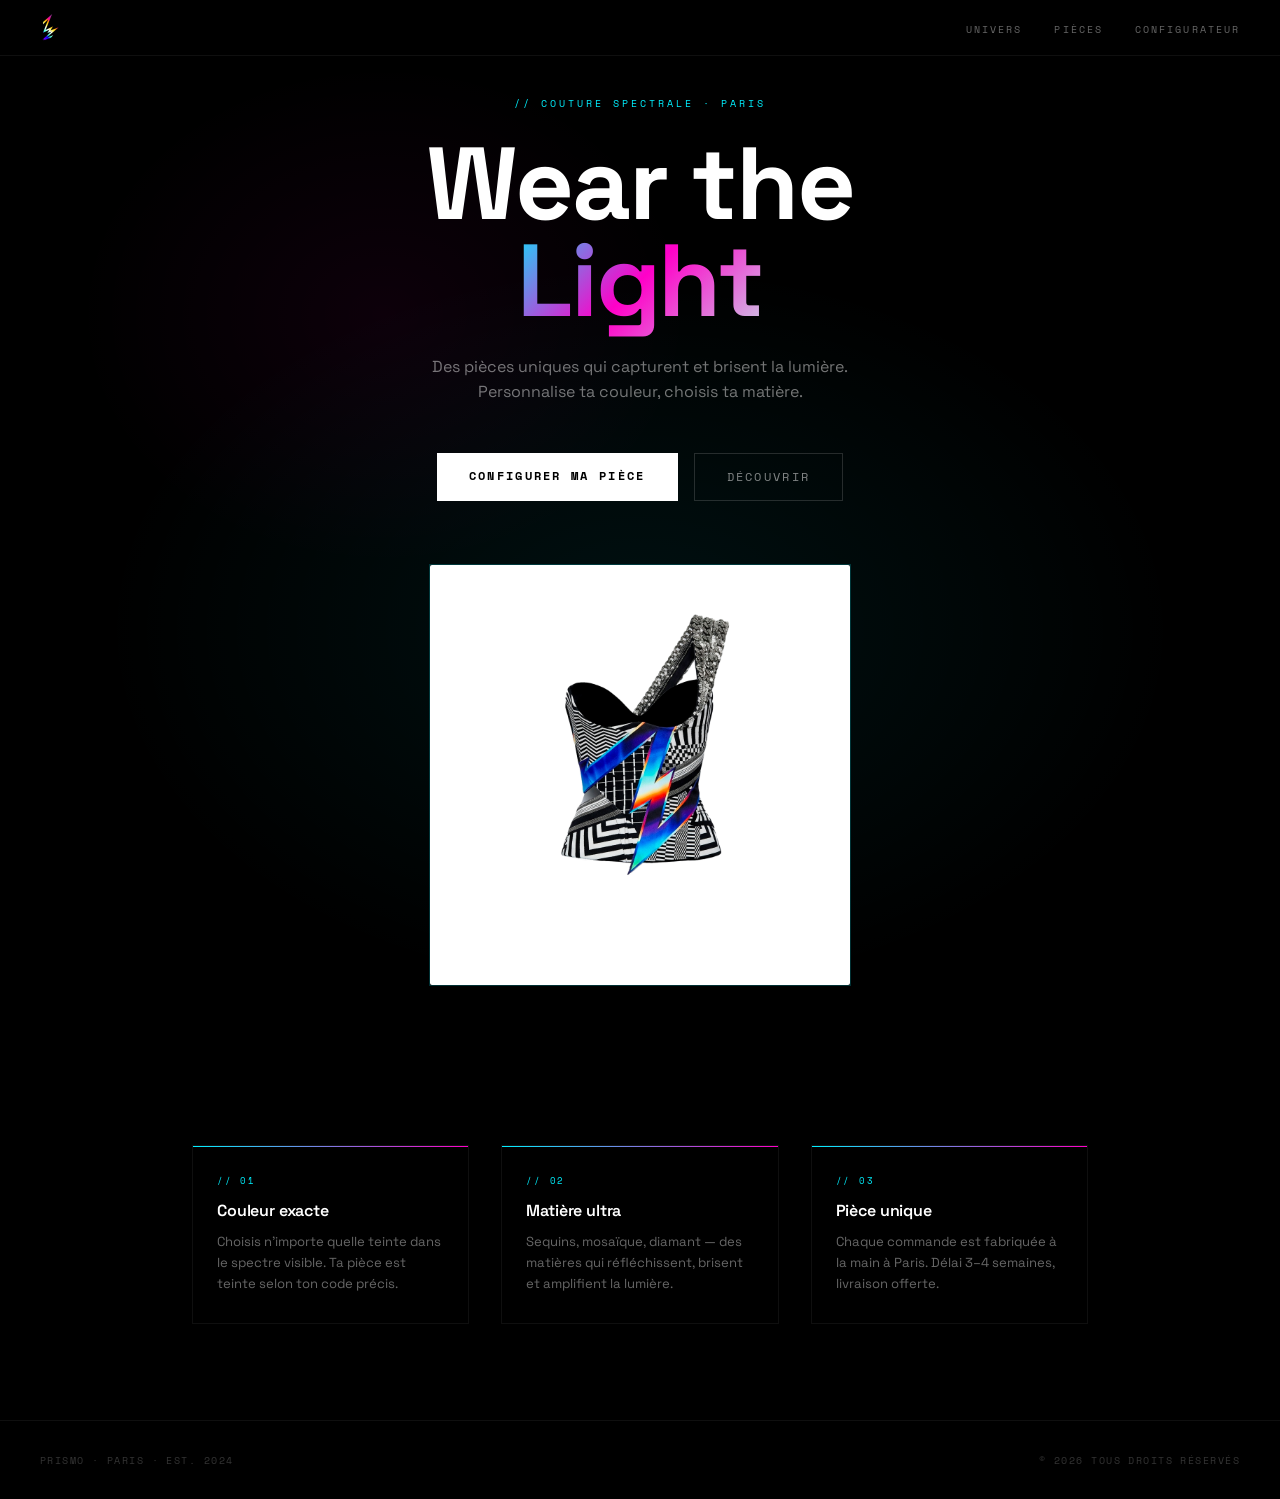
<file: accueil.html>
<!DOCTYPE html>
<html lang="fr">
<head>
  <meta charset="UTF-8">
  <meta name="viewport" content="width=device-width, initial-scale=1.0">
  <title>PRISMO — Couture Ultra Chrome</title>
  <link rel="preconnect" href="https://fonts.googleapis.com">
  <link href="https://fonts.googleapis.com/css2?family=Space+Grotesk:wght@300;400;500;700&family=Space+Mono:wght@400;700&display=swap" rel="stylesheet">
  <style>
    *, *::before, *::after { box-sizing: border-box; margin: 0; padding: 0; }

    :root {
      --black:   #000000;
      --white:   #ffffff;
      --cyan:    #00f0ff;
      --magenta: #ff00c8;
      --chrome:  #c8d8e8;
      --mono:    'Space Mono', monospace;
      --sans:    'Space Grotesk', sans-serif;
    }

    html { scroll-behavior: smooth; }

    body {
      font-family: var(--sans);
      background: var(--black);
      color: var(--white);
      min-height: 100vh;
      overflow-x: hidden;
      cursor: crosshair;
      -webkit-font-smoothing: antialiased;
    }

    /* ── NAV ── */
    nav {
      position: fixed;
      top: 0; left: 0; right: 0;
      z-index: 100;
      display: flex;
      align-items: center;
      justify-content: space-between;
      padding: 0 2.5rem;
      height: 56px;
      border-bottom: 1px solid rgba(255,255,255,0.06);
      background: rgba(0,0,0,0.7);
      backdrop-filter: blur(12px);
    }

    .nav-logo { display: flex; align-items: center; text-decoration: none; }
    .nav-logo img { height: 28px; width: auto; display: block; }

    .nav-links {
      display: flex;
      gap: 2rem;
      list-style: none;
    }

    .nav-links a {
      font-family: var(--mono);
      font-size: 0.65rem;
      letter-spacing: 0.2em;
      color: rgba(255,255,255,0.4);
      text-decoration: none;
      transition: color 0.2s;
    }

    .nav-links a:hover { color: var(--cyan); }

    /* ── HERO ── */
    .hero {
      min-height: 100vh;
      display: flex;
      flex-direction: column;
      align-items: center;
      justify-content: center;
      text-align: center;
      padding: 6rem 2rem 4rem;
      position: relative;
      overflow: hidden;
    }

    .hero-bg {
      position: absolute;
      inset: 0;
      background:
        radial-gradient(ellipse 60% 50% at 50% 60%, rgba(0,240,255,0.07) 0%, transparent 70%),
        radial-gradient(ellipse 40% 40% at 30% 30%, rgba(255,0,200,0.05) 0%, transparent 60%);
    }

    .hero-tag {
      font-family: var(--mono);
      font-size: 0.62rem;
      letter-spacing: 0.3em;
      color: var(--cyan);
      margin-bottom: 1.5rem;
      opacity: 0;
      animation: fadeUp 0.8s 0.2s forwards;
    }

    .hero-title {
      font-size: clamp(3rem, 8vw, 7rem);
      font-weight: 700;
      line-height: 0.95;
      letter-spacing: -0.02em;
      margin-bottom: 1.5rem;
      opacity: 0;
      animation: fadeUp 0.8s 0.4s forwards;
    }

    .hero-title .chrome {
      background: linear-gradient(135deg, var(--cyan), var(--magenta), var(--chrome));
      -webkit-background-clip: text;
      -webkit-text-fill-color: transparent;
      background-clip: text;
    }

    .hero-sub {
      font-size: 1rem;
      color: rgba(255,255,255,0.45);
      max-width: 480px;
      line-height: 1.6;
      margin-bottom: 3rem;
      opacity: 0;
      animation: fadeUp 0.8s 0.6s forwards;
    }

    .hero-cta {
      display: flex;
      gap: 1rem;
      justify-content: center;
      flex-wrap: wrap;
      opacity: 0;
      animation: fadeUp 0.8s 0.8s forwards;
    }

    .btn-main {
      padding: 0.9rem 2rem;
      background: var(--white);
      color: var(--black);
      font-family: var(--mono);
      font-size: 0.72rem;
      font-weight: 700;
      letter-spacing: 0.2em;
      text-decoration: none;
      border: none;
      cursor: pointer;
      transition: background 0.2s, color 0.2s;
    }

    .btn-main:hover {
      background: var(--cyan);
    }

    .btn-outline {
      padding: 0.9rem 2rem;
      background: transparent;
      color: rgba(255,255,255,0.5);
      font-family: var(--mono);
      font-size: 0.72rem;
      letter-spacing: 0.2em;
      text-decoration: none;
      border: 1px solid rgba(255,255,255,0.15);
      transition: border-color 0.2s, color 0.2s;
    }

    .btn-outline:hover {
      border-color: var(--cyan);
      color: var(--cyan);
    }

    .hero-image {
      margin-top: 4rem;
      width: min(420px, 80vw);
      opacity: 0;
      animation: fadeUp 1s 1s forwards;
      position: relative;
    }

    .hero-image img {
      width: 100%;
      border-radius: 2px;
      display: block;
    }

    .hero-image::before {
      content: '';
      position: absolute;
      inset: -1px;
      border: 1px solid rgba(0,240,255,0.2);
      pointer-events: none;
    }

    /* ── FEATURES ── */
    .features {
      padding: 6rem 2rem;
      max-width: 960px;
      margin: 0 auto;
      display: grid;
      grid-template-columns: repeat(3, 1fr);
      gap: 2rem;
    }

    .feature {
      border: 1px solid rgba(255,255,255,0.06);
      padding: 1.8rem 1.5rem;
      position: relative;
      overflow: hidden;
    }

    .feature::before {
      content: '';
      position: absolute;
      top: 0; left: 0; right: 0;
      height: 1px;
      background: linear-gradient(90deg, var(--cyan), var(--magenta));
    }

    .feature-id {
      font-family: var(--mono);
      font-size: 0.55rem;
      letter-spacing: 0.2em;
      color: var(--cyan);
      margin-bottom: 0.8rem;
    }

    .feature-title {
      font-size: 1rem;
      font-weight: 600;
      margin-bottom: 0.6rem;
      letter-spacing: -0.01em;
    }

    .feature-desc {
      font-size: 0.82rem;
      color: rgba(255,255,255,0.4);
      line-height: 1.6;
    }

    /* ── FOOTER ── */
    footer {
      border-top: 1px solid rgba(255,255,255,0.06);
      padding: 2rem 2.5rem;
      display: flex;
      justify-content: space-between;
      align-items: center;
    }

    footer span {
      font-family: var(--mono);
      font-size: 0.6rem;
      letter-spacing: 0.15em;
      color: rgba(255,255,255,0.2);
    }

    /* ── ANIMATIONS ── */
    @keyframes fadeUp {
      from { opacity: 0; transform: translateY(20px); }
      to   { opacity: 1; transform: translateY(0); }
    }

    @media (max-width: 640px) {
      .features { grid-template-columns: 1fr; }
      nav .nav-links { display: none; }
    }
  </style>
</head>
<body>

  <nav>
    <a href="accueil.html" class="nav-logo">
      <img src="logo.svg" alt="PRISMO">
    </a>
    <ul class="nav-links">
      <li><a href="#">UNIVERS</a></li>
      <li><a href="#">PIÈCES</a></li>
      <li><a href="index.html">CONFIGURATEUR</a></li>
    </ul>
  </nav>

  <section class="hero">
    <div class="hero-bg"></div>
    <p class="hero-tag">// COUTURE SPECTRALE · PARIS</p>
    <h1 class="hero-title">
      Wear the<br><span class="chrome">Light</span>
    </h1>
    <p class="hero-sub">Des pièces uniques qui capturent et brisent la lumière. Personnalise ta couleur, choisis ta matière.</p>
    <div class="hero-cta">
      <a href="index.html" class="btn-main">CONFIGURER MA PIÈCE</a>
      <a href="#univers" class="btn-outline">DÉCOUVRIR</a>
    </div>
    <div class="hero-image">
      <img src="bustierPantone.jpg" alt="Bustier Ultra Chrome">
    </div>
  </section>

  <section class="features" id="univers">
    <div class="feature">
      <p class="feature-id">// 01</p>
      <h3 class="feature-title">Couleur exacte</h3>
      <p class="feature-desc">Choisis n'importe quelle teinte dans le spectre visible. Ta pièce est teinte selon ton code précis.</p>
    </div>
    <div class="feature">
      <p class="feature-id">// 02</p>
      <h3 class="feature-title">Matière ultra</h3>
      <p class="feature-desc">Sequins, mosaïque, diamant — des matières qui réfléchissent, brisent et amplifient la lumière.</p>
    </div>
    <div class="feature">
      <p class="feature-id">// 03</p>
      <h3 class="feature-title">Pièce unique</h3>
      <p class="feature-desc">Chaque commande est fabriquée à la main à Paris. Délai 3–4 semaines, livraison offerte.</p>
    </div>
  </section>

  <footer>
    <span>PRISMO · PARIS · EST. 2024</span>
    <span>© 2026 TOUS DROITS RÉSERVÉS</span>
  </footer>

</body>
</html>
</file>
